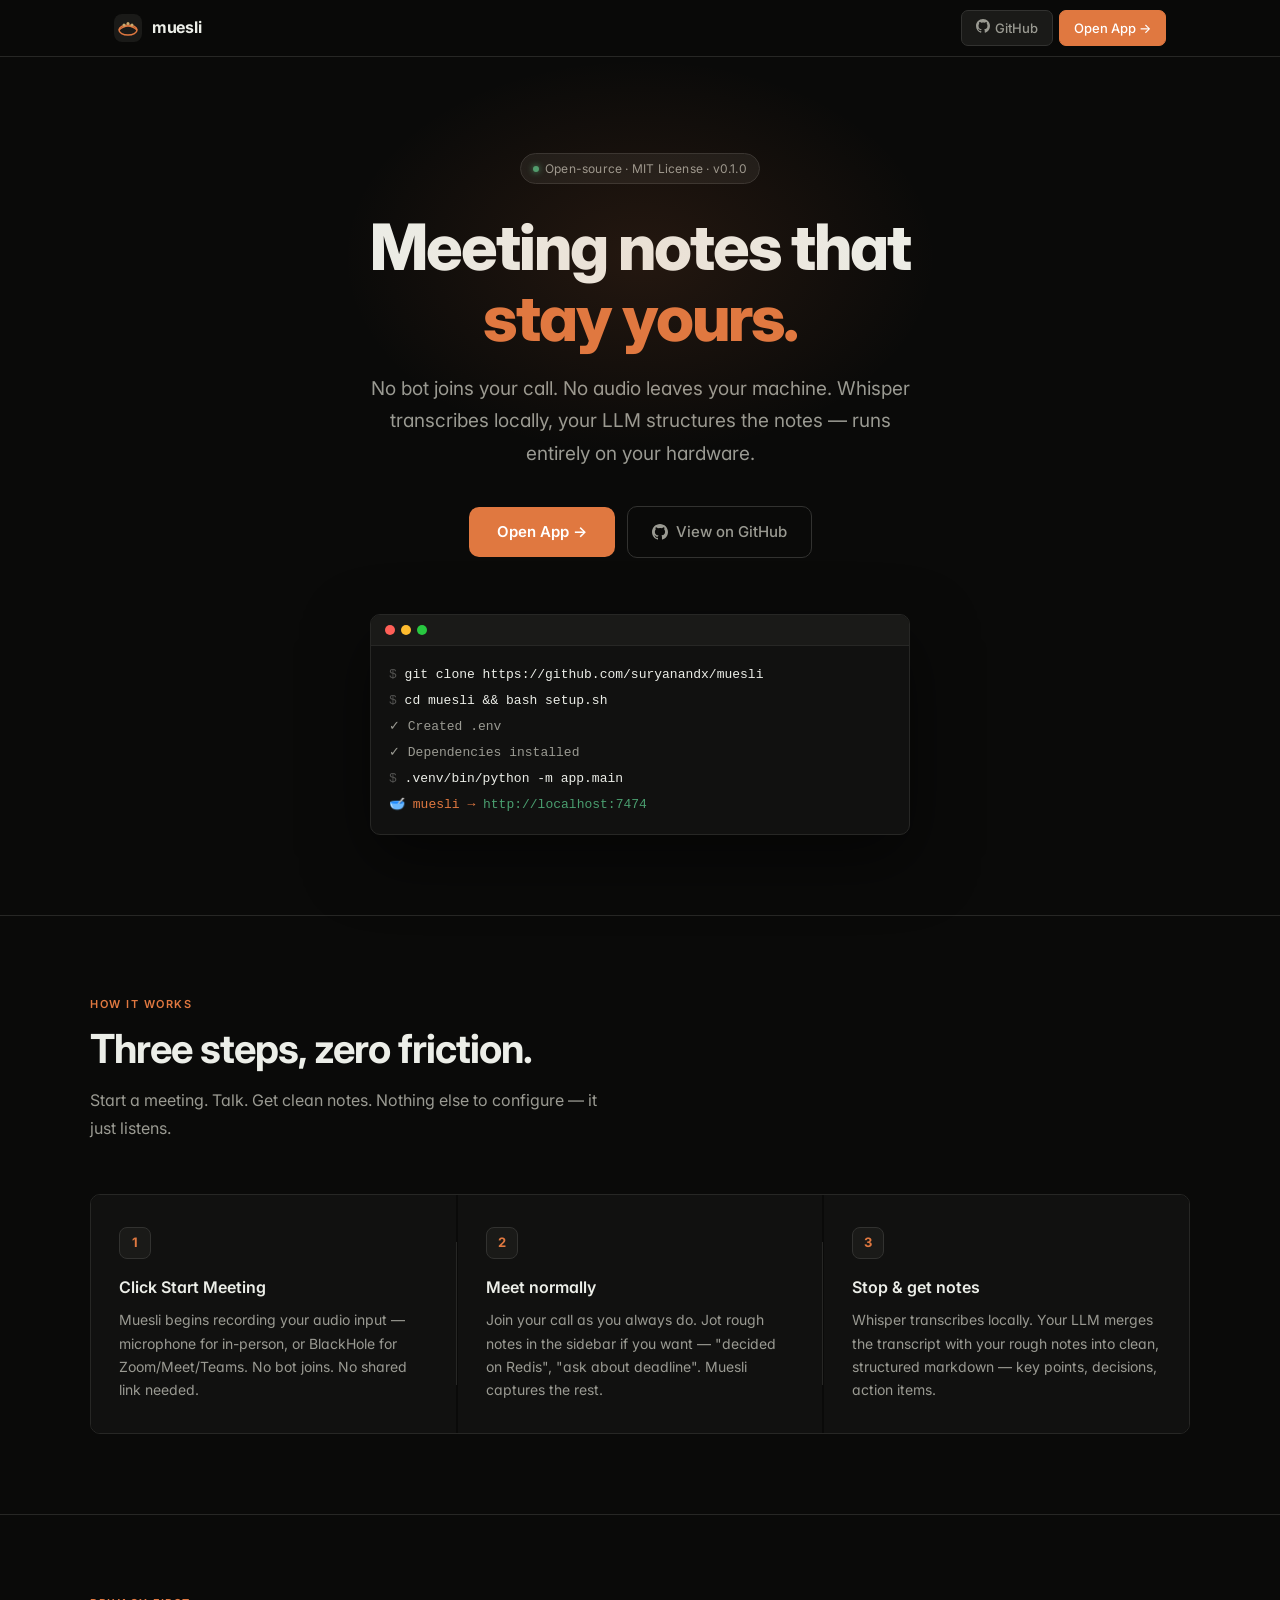
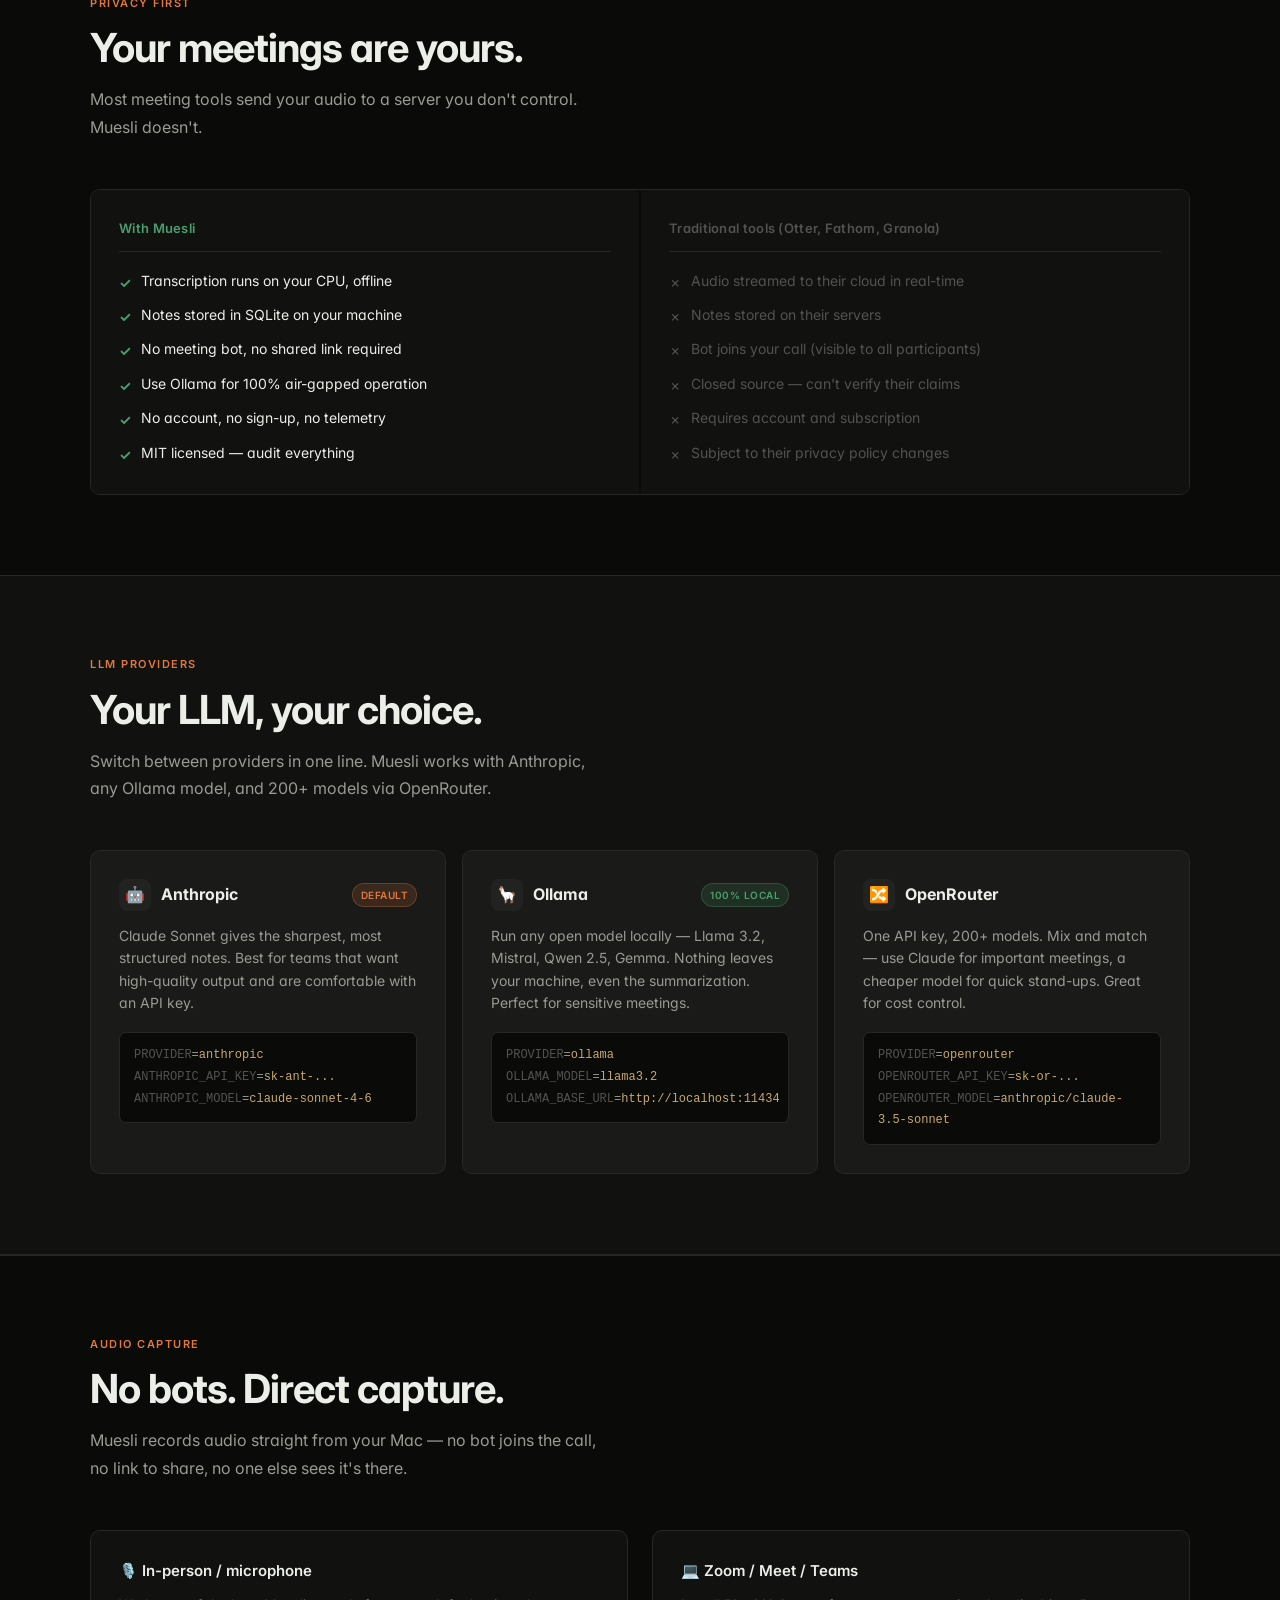
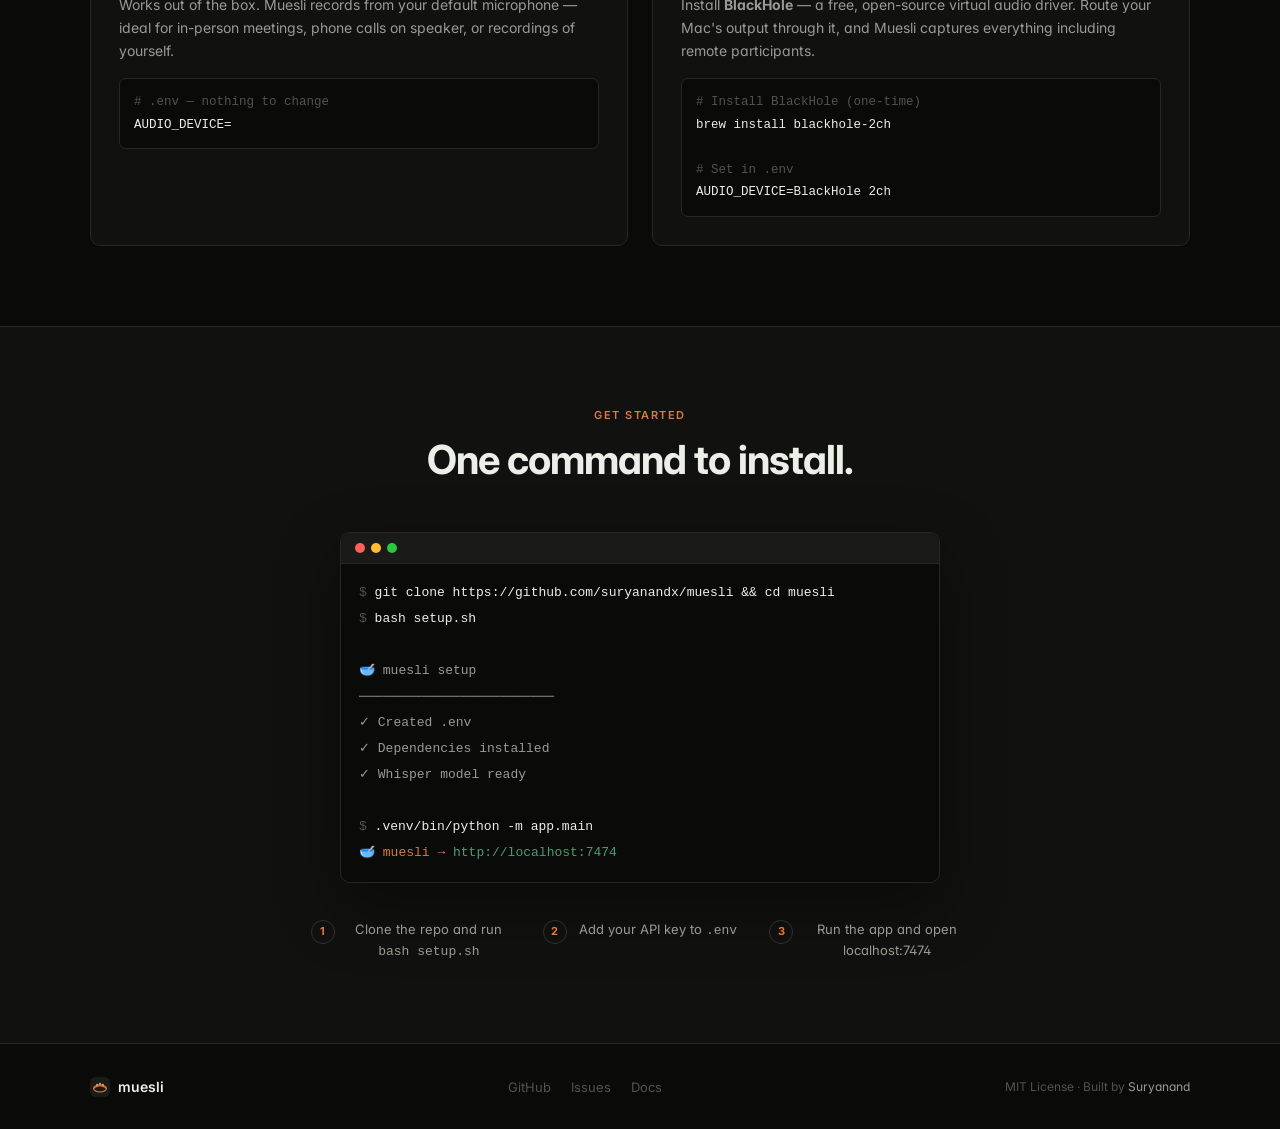
<file: static/landing.html>
<!DOCTYPE html>
<html lang="en">
<head>
  <meta charset="UTF-8" />
  <meta name="viewport" content="width=device-width, initial-scale=1.0" />
  <title>Muesli — Meeting notes that stay yours</title>
  <meta name="description" content="Open-source meeting notes. No bots join your calls. No audio leaves your machine. Powered by Whisper + your choice of LLM." />
  <link rel="preconnect" href="https://fonts.googleapis.com" />
  <link rel="preconnect" href="https://fonts.gstatic.com" crossorigin />
  <link href="https://fonts.googleapis.com/css2?family=Inter:ital,opsz,wght@0,14..32,400;0,14..32,500;0,14..32,600;0,14..32,700;0,14..32,800;1,14..32,400&display=swap" rel="stylesheet" />
  <style>
    *, *::before, *::after { box-sizing: border-box; margin: 0; padding: 0; }

    :root {
      --bg:       #0A0A09;
      --bg2:      #111110;
      --bg3:      #1A1A18;
      --bg4:      #222220;
      --border:   #272725;
      --border2:  #323230;
      --text:     #ECEEE8;
      --text2:    #9A9A92;
      --text3:    #525250;
      --accent:   #E07840;
      --accent2:  #B85E2A;
      --gold:     #C8A96E;
      --green:    #4A9E6F;
      --r:        10px;
      --max:      1100px;
    }

    html { scroll-behavior: smooth; }
    body {
      background: var(--bg);
      color: var(--text);
      font-family: 'Inter', -apple-system, BlinkMacSystemFont, "Segoe UI", sans-serif;
      font-size: 15px;
      line-height: 1.6;
      -webkit-font-smoothing: antialiased;
      -moz-osx-font-smoothing: grayscale;
      font-feature-settings: 'cv02','cv03','cv04','cv11';
    }

    a { color: inherit; text-decoration: none; }

    /* ── Nav ──────────────────────────────────────────────────────── */
    nav {
      position: sticky; top: 0; z-index: 100;
      background: rgba(10,10,9,0.85);
      backdrop-filter: blur(12px);
      -webkit-backdrop-filter: blur(12px);
      border-bottom: 1px solid var(--border);
    }
    .nav-inner {
      max-width: var(--max);
      margin: 0 auto;
      padding: 0 24px;
      height: 56px;
      display: flex;
      align-items: center;
      justify-content: space-between;
    }
    .nav-logo {
      display: flex; align-items: center; gap: 10px;
      font-size: 16px; font-weight: 700; letter-spacing: -0.3px;
    }
    .nav-logo svg { width: 28px; height: 28px; }
    .nav-links { display: flex; align-items: center; gap: 6px; }
    .btn-nav {
      padding: 7px 14px;
      border-radius: 7px;
      border: 1px solid var(--border2);
      background: var(--bg3);
      color: var(--text2);
      font-size: 13px;
      font-weight: 500;
      cursor: pointer;
      transition: all 0.15s;
    }
    .btn-nav:hover { background: var(--bg4); color: var(--text); }
    .btn-nav-primary {
      background: var(--accent);
      color: #fff;
      border-color: var(--accent);
    }
    .btn-nav-primary:hover { background: #e88848; border-color: #e88848; color: #fff; }

    /* ── Hero ─────────────────────────────────────────────────────── */
    .hero {
      max-width: var(--max);
      margin: 0 auto;
      padding: 96px 24px 80px;
      text-align: center;
      position: relative;
    }
    .hero::before {
      content: "";
      position: absolute;
      top: 0; left: 50%; transform: translateX(-50%);
      width: 600px; height: 400px;
      background: radial-gradient(ellipse at center, rgba(224,120,64,0.12) 0%, transparent 70%);
      pointer-events: none;
    }
    .hero-badge {
      display: inline-flex; align-items: center; gap: 6px;
      padding: 5px 12px;
      border-radius: 20px;
      border: 1px solid var(--border2);
      background: var(--bg3);
      font-size: 12px;
      color: var(--text2);
      margin-bottom: 28px;
      letter-spacing: 0.2px;
    }
    .hero-badge .dot {
      width: 6px; height: 6px;
      border-radius: 50%;
      background: var(--green);
      box-shadow: 0 0 6px var(--green);
    }
    .hero h1 {
      font-size: clamp(36px, 6vw, 64px);
      font-weight: 800;
      letter-spacing: -2px;
      line-height: 1.1;
      color: var(--text);
      margin-bottom: 20px;
    }
    .hero h1 span { color: var(--accent); }
    .hero p {
      font-size: clamp(16px, 2vw, 19px);
      color: var(--text2);
      max-width: 560px;
      margin: 0 auto 36px;
      line-height: 1.7;
    }
    .hero-ctas {
      display: flex; align-items: center; justify-content: center;
      gap: 12px; flex-wrap: wrap;
      margin-bottom: 56px;
    }
    .btn-primary {
      padding: 13px 28px;
      border-radius: var(--r);
      background: var(--accent);
      color: #fff;
      font-size: 15px;
      font-weight: 600;
      border: none;
      cursor: pointer;
      transition: background 0.15s, transform 0.1s;
      display: inline-flex; align-items: center; gap: 8px;
    }
    .btn-primary:hover { background: #e88848; }
    .btn-secondary {
      padding: 13px 24px;
      border-radius: var(--r);
      border: 1px solid var(--border2);
      background: transparent;
      color: var(--text2);
      font-size: 15px;
      font-weight: 500;
      cursor: pointer;
      transition: all 0.15s;
      display: inline-flex; align-items: center; gap: 8px;
    }
    .btn-secondary:hover { background: var(--bg3); color: var(--text); }

    /* Terminal */
    .terminal {
      max-width: 540px;
      margin: 0 auto;
      background: var(--bg2);
      border: 1px solid var(--border);
      border-radius: var(--r);
      overflow: hidden;
      text-align: left;
      box-shadow: 0 24px 64px rgba(0,0,0,0.5);
    }
    .terminal-bar {
      padding: 10px 14px;
      background: var(--bg3);
      border-bottom: 1px solid var(--border);
      display: flex;
      align-items: center;
      gap: 6px;
    }
    .terminal-bar span {
      width: 10px; height: 10px;
      border-radius: 50%;
      display: inline-block;
    }
    .t-red   { background: #FF5F57; }
    .t-yellow{ background: #FEBC2E; }
    .t-green { background: #28C840; }
    .terminal-body { padding: 16px 18px; font-family: "Menlo", "Monaco", monospace; font-size: 13px; line-height: 2; }
    .t-prompt { color: var(--text3); }
    .t-cmd    { color: var(--text); }
    .t-out    { color: var(--text2); }
    .t-accent { color: var(--accent); }
    .t-green2 { color: var(--green); }

    /* ── Section shell ────────────────────────────────────────────── */
    section { padding: 80px 24px; }
    .section-inner { max-width: var(--max); margin: 0 auto; }
    .section-label {
      font-size: 11px;
      text-transform: uppercase;
      letter-spacing: 1.5px;
      color: var(--accent);
      font-weight: 600;
      margin-bottom: 12px;
    }
    .section-title {
      font-size: clamp(26px, 4vw, 40px);
      font-weight: 700;
      letter-spacing: -1px;
      color: var(--text);
      margin-bottom: 14px;
      line-height: 1.2;
    }
    .section-sub {
      font-size: 16px;
      color: var(--text2);
      max-width: 520px;
      line-height: 1.7;
    }

    /* ── How it works ─────────────────────────────────────────────── */
    #how { background: var(--bg); border-top: 1px solid var(--border); }
    .steps {
      display: grid;
      grid-template-columns: repeat(auto-fit, minmax(280px, 1fr));
      gap: 2px;
      margin-top: 52px;
      border: 1px solid var(--border);
      border-radius: var(--r);
      overflow: hidden;
    }
    .step {
      background: var(--bg2);
      padding: 32px 28px;
      position: relative;
    }
    .step:not(:last-child)::after {
      content: "";
      position: absolute;
      right: -1px; top: 20%; bottom: 20%;
      width: 1px;
      background: var(--border);
    }
    .step-num {
      width: 32px; height: 32px;
      border-radius: 8px;
      background: var(--bg3);
      border: 1px solid var(--border2);
      display: flex; align-items: center; justify-content: center;
      font-size: 13px;
      font-weight: 700;
      color: var(--accent);
      margin-bottom: 16px;
    }
    .step h3 {
      font-size: 16px;
      font-weight: 600;
      color: var(--text);
      margin-bottom: 8px;
    }
    .step p { font-size: 14px; color: var(--text2); line-height: 1.65; }

    /* ── Privacy ──────────────────────────────────────────────────── */
    #privacy { border-top: 1px solid var(--border); }
    .privacy-grid {
      display: grid;
      grid-template-columns: 1fr 1fr;
      gap: 2px;
      margin-top: 48px;
      border: 1px solid var(--border);
      border-radius: var(--r);
      overflow: hidden;
    }
    @media (max-width: 640px) { .privacy-grid { grid-template-columns: 1fr; } }
    .privacy-col { background: var(--bg2); padding: 28px; }
    .privacy-col h4 {
      font-size: 13px;
      font-weight: 600;
      letter-spacing: 0.3px;
      margin-bottom: 18px;
      padding-bottom: 12px;
      border-bottom: 1px solid var(--border);
    }
    .privacy-col.good h4 { color: var(--green); }
    .privacy-col.bad  h4 { color: var(--text3); }
    .privacy-col ul { list-style: none; display: flex; flex-direction: column; gap: 10px; }
    .privacy-col li { font-size: 14px; display: flex; align-items: flex-start; gap: 10px; }
    .privacy-col li::before { flex-shrink: 0; margin-top: 2px; }
    .good li::before { content: "✓"; color: var(--green); font-weight: 700; }
    .bad  li::before { content: "✗"; color: var(--text3); }
    .bad li { color: var(--text3); }

    /* ── Providers ────────────────────────────────────────────────── */
    #providers { background: var(--bg2); border-top: 1px solid var(--border); border-bottom: 1px solid var(--border); }
    .provider-cards {
      display: grid;
      grid-template-columns: repeat(auto-fit, minmax(300px, 1fr));
      gap: 16px;
      margin-top: 48px;
    }
    .provider-card {
      background: var(--bg3);
      border: 1px solid var(--border);
      border-radius: var(--r);
      padding: 28px;
      transition: border-color 0.15s;
    }
    .provider-card:hover { border-color: var(--border2); }
    .provider-card.featured { border-color: var(--accent2); }
    .provider-header {
      display: flex; align-items: center; justify-content: space-between;
      margin-bottom: 14px;
    }
    .provider-name {
      font-size: 16px; font-weight: 700;
      display: flex; align-items: center; gap: 10px;
    }
    .provider-logo {
      width: 32px; height: 32px; border-radius: 8px;
      display: flex; align-items: center; justify-content: center;
      font-size: 16px;
      background: var(--bg4);
    }
    .badge-local {
      font-size: 10px; font-weight: 600;
      padding: 3px 8px; border-radius: 20px;
      background: rgba(74,158,111,0.15);
      color: var(--green);
      border: 1px solid rgba(74,158,111,0.3);
      letter-spacing: 0.5px;
      text-transform: uppercase;
    }
    .badge-featured {
      font-size: 10px; font-weight: 600;
      padding: 3px 8px; border-radius: 20px;
      background: rgba(224,120,64,0.15);
      color: var(--accent);
      border: 1px solid rgba(224,120,64,0.3);
      letter-spacing: 0.5px;
      text-transform: uppercase;
    }
    .provider-desc { font-size: 14px; color: var(--text2); line-height: 1.6; margin-bottom: 18px; }
    .provider-code {
      background: var(--bg);
      border: 1px solid var(--border);
      border-radius: 7px;
      padding: 12px 14px;
      font-family: "Menlo", "Monaco", monospace;
      font-size: 12px;
      color: var(--text2);
      line-height: 1.8;
    }
    .provider-code .k { color: var(--text3); }
    .provider-code .v { color: var(--gold); }

    /* ── Audio setup ──────────────────────────────────────────────── */
    #audio { border-top: 1px solid var(--border); }
    .audio-grid {
      display: grid;
      grid-template-columns: 1fr 1fr;
      gap: 24px;
      margin-top: 48px;
    }
    @media (max-width: 700px) { .audio-grid { grid-template-columns: 1fr; } }
    .audio-card {
      background: var(--bg2);
      border: 1px solid var(--border);
      border-radius: var(--r);
      padding: 28px;
    }
    .audio-card h3 {
      font-size: 15px; font-weight: 600;
      margin-bottom: 10px;
      display: flex; align-items: center; gap: 8px;
    }
    .audio-card p { font-size: 14px; color: var(--text2); line-height: 1.65; margin-bottom: 16px; }
    .code-block {
      background: var(--bg);
      border: 1px solid var(--border);
      border-radius: 7px;
      padding: 12px 14px;
      font-family: "Menlo", "Monaco", monospace;
      font-size: 12.5px;
      color: var(--text2);
      line-height: 1.8;
    }
    .code-block .comment { color: var(--text3); }
    .code-block .cmd { color: var(--text); }

    /* ── Install ──────────────────────────────────────────────────── */
    #install { background: var(--bg2); border-top: 1px solid var(--border); text-align: center; }
    .install-terminal {
      max-width: 600px;
      margin: 48px auto 36px;
      background: var(--bg);
      border: 1px solid var(--border);
      border-radius: var(--r);
      overflow: hidden;
      text-align: left;
      box-shadow: 0 24px 64px rgba(0,0,0,0.4);
    }
    .install-steps {
      display: flex;
      gap: 32px;
      justify-content: center;
      flex-wrap: wrap;
      margin-top: 24px;
    }
    .install-step {
      display: flex; align-items: flex-start; gap: 12px;
      max-width: 200px;
    }
    .install-num {
      width: 24px; height: 24px; min-width: 24px;
      border-radius: 50%;
      border: 1px solid var(--border2);
      display: flex; align-items: center; justify-content: center;
      font-size: 11px; font-weight: 700;
      color: var(--accent);
      margin-top: 1px;
    }
    .install-step p { font-size: 13px; color: var(--text2); line-height: 1.6; }

    /* ── Footer ───────────────────────────────────────────────────── */
    footer {
      border-top: 1px solid var(--border);
      padding: 32px 24px;
    }
    .footer-inner {
      max-width: var(--max); margin: 0 auto;
      display: flex; align-items: center; justify-content: space-between;
      flex-wrap: wrap; gap: 12px;
    }
    .footer-logo { display: flex; align-items: center; gap: 8px; font-size: 14px; font-weight: 600; }
    .footer-logo svg { width: 20px; height: 20px; }
    .footer-links { display: flex; gap: 20px; }
    .footer-links a { font-size: 13px; color: var(--text3); transition: color 0.15s; }
    .footer-links a:hover { color: var(--text2); }
    .footer-copy { font-size: 12px; color: var(--text3); }
  </style>
</head>
<body>

<!-- Nav -->
<nav>
  <div class="nav-inner">
    <a href="/" class="nav-logo">
      <svg viewBox="0 0 28 28" fill="none" xmlns="http://www.w3.org/2000/svg">
        <rect width="28" height="28" rx="8" fill="#1A1A18"/>
        <ellipse cx="14" cy="16" rx="9" ry="5" stroke="#E07840" stroke-width="1.5"/>
        <path d="M5 16 Q14 8 23 16" stroke="#E07840" stroke-width="1.5" fill="none"/>
        <circle cx="10" cy="11" r="1.5" fill="#C8A96E"/>
        <circle cx="14" cy="9.5" r="1.5" fill="#C8A96E"/>
        <circle cx="18" cy="11" r="1.5" fill="#C8A96E"/>
      </svg>
      muesli
    </a>
    <div class="nav-links">
      <a href="https://github.com/suryanandx/muesli" class="btn-nav" target="_blank">
        <svg width="14" height="14" viewBox="0 0 24 24" fill="currentColor" style="margin-right:2px"><path d="M12 0C5.37 0 0 5.37 0 12c0 5.3 3.44 9.8 8.2 11.38.6.1.82-.26.82-.58v-2.03c-3.34.72-4.04-1.61-4.04-1.61-.54-1.38-1.33-1.75-1.33-1.75-1.08-.74.08-.72.08-.72 1.2.08 1.83 1.23 1.83 1.23 1.07 1.83 2.8 1.3 3.48 1 .11-.78.42-1.3.76-1.6-2.67-.3-5.47-1.33-5.47-5.93 0-1.31.47-2.38 1.24-3.22-.14-.3-.54-1.52.1-3.18 0 0 1-.32 3.3 1.23a11.5 11.5 0 0 1 3-.4c1.02 0 2.04.13 3 .4 2.28-1.55 3.29-1.23 3.29-1.23.64 1.66.24 2.88.12 3.18.77.84 1.23 1.91 1.23 3.22 0 4.61-2.81 5.63-5.48 5.92.43.37.81 1.1.81 2.22v3.29c0 .32.22.7.83.58C20.57 21.8 24 17.3 24 12 24 5.37 18.63 0 12 0z"/></svg>
        GitHub
      </a>
      <a href="/app" class="btn-nav btn-nav-primary">Open App →</a>
    </div>
  </div>
</nav>

<!-- Hero -->
<div class="hero">
  <div class="hero-badge">
    <span class="dot"></span>
    Open-source · MIT License · v0.1.0
  </div>
  <h1>Meeting notes that<br><span>stay yours.</span></h1>
  <p>No bot joins your call. No audio leaves your machine. Whisper transcribes locally, your LLM structures the notes — runs entirely on your hardware.</p>
  <div class="hero-ctas">
    <a href="/app" class="btn-primary">Open App →</a>
    <a href="https://github.com/suryanandx/muesli" class="btn-secondary" target="_blank">
      <svg width="16" height="16" viewBox="0 0 24 24" fill="currentColor"><path d="M12 0C5.37 0 0 5.37 0 12c0 5.3 3.44 9.8 8.2 11.38.6.1.82-.26.82-.58v-2.03c-3.34.72-4.04-1.61-4.04-1.61-.54-1.38-1.33-1.75-1.33-1.75-1.08-.74.08-.72.08-.72 1.2.08 1.83 1.23 1.83 1.23 1.07 1.83 2.8 1.3 3.48 1 .11-.78.42-1.3.76-1.6-2.67-.3-5.47-1.33-5.47-5.93 0-1.31.47-2.38 1.24-3.22-.14-.3-.54-1.52.1-3.18 0 0 1-.32 3.3 1.23a11.5 11.5 0 0 1 3-.4c1.02 0 2.04.13 3 .4 2.28-1.55 3.29-1.23 3.29-1.23.64 1.66.24 2.88.12 3.18.77.84 1.23 1.91 1.23 3.22 0 4.61-2.81 5.63-5.48 5.92.43.37.81 1.1.81 2.22v3.29c0 .32.22.7.83.58C20.57 21.8 24 17.3 24 12 24 5.37 18.63 0 12 0z"/></svg>
      View on GitHub
    </a>
  </div>
  <div class="terminal">
    <div class="terminal-bar">
      <span class="t-red"></span><span class="t-yellow"></span><span class="t-green"></span>
    </div>
    <div class="terminal-body">
      <div><span class="t-prompt">$ </span><span class="t-cmd">git clone https://github.com/suryanandx/muesli</span></div>
      <div><span class="t-prompt">$ </span><span class="t-cmd">cd muesli && bash setup.sh</span></div>
      <div class="t-out">  ✓ Created .env</div>
      <div class="t-out">  ✓ Dependencies installed</div>
      <div><span class="t-prompt">$ </span><span class="t-cmd">.venv/bin/python -m app.main</span></div>
      <div><span class="t-accent">  🥣 muesli  →  </span><span class="t-green2">http://localhost:7474</span></div>
    </div>
  </div>
</div>

<!-- How it works -->
<section id="how">
  <div class="section-inner">
    <div class="section-label">How it works</div>
    <div class="section-title">Three steps, zero friction.</div>
    <div class="section-sub">Start a meeting. Talk. Get clean notes. Nothing else to configure — it just listens.</div>
    <div class="steps">
      <div class="step">
        <div class="step-num">1</div>
        <h3>Click Start Meeting</h3>
        <p>Muesli begins recording your audio input — microphone for in-person, or BlackHole for Zoom/Meet/Teams. No bot joins. No shared link needed.</p>
      </div>
      <div class="step">
        <div class="step-num">2</div>
        <h3>Meet normally</h3>
        <p>Join your call as you always do. Jot rough notes in the sidebar if you want — "decided on Redis", "ask about deadline". Muesli captures the rest.</p>
      </div>
      <div class="step">
        <div class="step-num">3</div>
        <h3>Stop &amp; get notes</h3>
        <p>Whisper transcribes locally. Your LLM merges the transcript with your rough notes into clean, structured markdown — key points, decisions, action items.</p>
      </div>
    </div>
  </div>
</section>

<!-- Privacy -->
<section id="privacy">
  <div class="section-inner">
    <div class="section-label">Privacy first</div>
    <div class="section-title">Your meetings are yours.</div>
    <div class="section-sub">Most meeting tools send your audio to a server you don't control. Muesli doesn't.</div>
    <div class="privacy-grid">
      <div class="privacy-col good">
        <h4>With Muesli</h4>
        <ul>
          <li>Transcription runs on your CPU, offline</li>
          <li>Notes stored in SQLite on your machine</li>
          <li>No meeting bot, no shared link required</li>
          <li>Use Ollama for 100% air-gapped operation</li>
          <li>No account, no sign-up, no telemetry</li>
          <li>MIT licensed — audit everything</li>
        </ul>
      </div>
      <div class="privacy-col bad">
        <h4>Traditional tools (Otter, Fathom, Granola)</h4>
        <ul>
          <li>Audio streamed to their cloud in real-time</li>
          <li>Notes stored on their servers</li>
          <li>Bot joins your call (visible to all participants)</li>
          <li>Closed source — can't verify their claims</li>
          <li>Requires account and subscription</li>
          <li>Subject to their privacy policy changes</li>
        </ul>
      </div>
    </div>
  </div>
</section>

<!-- Providers -->
<section id="providers">
  <div class="section-inner">
    <div class="section-label">LLM Providers</div>
    <div class="section-title">Your LLM, your choice.</div>
    <div class="section-sub">Switch between providers in one line. Muesli works with Anthropic, any Ollama model, and 200+ models via OpenRouter.</div>
    <div class="provider-cards">

      <div class="provider-card">
        <div class="provider-header">
          <div class="provider-name">
            <div class="provider-logo">🤖</div>
            Anthropic
          </div>
          <span class="badge-featured">Default</span>
        </div>
        <div class="provider-desc">Claude Sonnet gives the sharpest, most structured notes. Best for teams that want high-quality output and are comfortable with an API key.</div>
        <div class="provider-code">
          <span class="k">PROVIDER</span>=<span class="v">anthropic</span><br>
          <span class="k">ANTHROPIC_API_KEY</span>=<span class="v">sk-ant-...</span><br>
          <span class="k">ANTHROPIC_MODEL</span>=<span class="v">claude-sonnet-4-6</span>
        </div>
      </div>

      <div class="provider-card">
        <div class="provider-header">
          <div class="provider-name">
            <div class="provider-logo">🦙</div>
            Ollama
          </div>
          <span class="badge-local">100% Local</span>
        </div>
        <div class="provider-desc">Run any open model locally — Llama 3.2, Mistral, Qwen 2.5, Gemma. Nothing leaves your machine, even the summarization. Perfect for sensitive meetings.</div>
        <div class="provider-code">
          <span class="k">PROVIDER</span>=<span class="v">ollama</span><br>
          <span class="k">OLLAMA_MODEL</span>=<span class="v">llama3.2</span><br>
          <span class="k">OLLAMA_BASE_URL</span>=<span class="v">http://localhost:11434</span>
        </div>
      </div>

      <div class="provider-card">
        <div class="provider-header">
          <div class="provider-name">
            <div class="provider-logo">🔀</div>
            OpenRouter
          </div>
        </div>
        <div class="provider-desc">One API key, 200+ models. Mix and match — use Claude for important meetings, a cheaper model for quick stand-ups. Great for cost control.</div>
        <div class="provider-code">
          <span class="k">PROVIDER</span>=<span class="v">openrouter</span><br>
          <span class="k">OPENROUTER_API_KEY</span>=<span class="v">sk-or-...</span><br>
          <span class="k">OPENROUTER_MODEL</span>=<span class="v">anthropic/claude-3.5-sonnet</span>
        </div>
      </div>

    </div>
  </div>
</section>

<!-- Audio Setup -->
<section id="audio">
  <div class="section-inner">
    <div class="section-label">Audio capture</div>
    <div class="section-title">No bots. Direct capture.</div>
    <div class="section-sub">Muesli records audio straight from your Mac — no bot joins the call, no link to share, no one else sees it's there.</div>
    <div class="audio-grid">
      <div class="audio-card">
        <h3>🎙️ In-person / microphone</h3>
        <p>Works out of the box. Muesli records from your default microphone — ideal for in-person meetings, phone calls on speaker, or recordings of yourself.</p>
        <div class="code-block"><span class="comment"># .env — nothing to change</span><br><span class="cmd">AUDIO_DEVICE=</span></div>
      </div>
      <div class="audio-card">
        <h3>💻 Zoom / Meet / Teams</h3>
        <p>Install <strong>BlackHole</strong> — a free, open-source virtual audio driver. Route your Mac's output through it, and Muesli captures everything including remote participants.</p>
        <div class="code-block">
          <span class="comment"># Install BlackHole (one-time)</span><br>
          <span class="cmd">brew install blackhole-2ch</span><br><br>
          <span class="comment"># Set in .env</span><br>
          <span class="cmd">AUDIO_DEVICE=BlackHole 2ch</span>
        </div>
      </div>
    </div>
  </div>
</section>

<!-- Install -->
<section id="install">
  <div class="section-inner">
    <div class="section-label">Get started</div>
    <div class="section-title">One command to install.</div>
    <div class="install-terminal">
      <div class="terminal-bar">
        <span class="t-red"></span><span class="t-yellow"></span><span class="t-green"></span>
      </div>
      <div class="terminal-body">
        <div><span class="t-prompt">$ </span><span class="t-cmd">git clone https://github.com/suryanandx/muesli && cd muesli</span></div>
        <div><span class="t-prompt">$ </span><span class="t-cmd">bash setup.sh</span></div>
        <div class="t-out">&nbsp;</div>
        <div class="t-out">  🥣 muesli setup</div>
        <div class="t-out">  ─────────────────────────</div>
        <div class="t-out">  ✓ Created .env</div>
        <div class="t-out">  ✓ Dependencies installed</div>
        <div class="t-out">  ✓ Whisper model ready</div>
        <div class="t-out">&nbsp;</div>
        <div><span class="t-prompt">$ </span><span class="t-cmd">.venv/bin/python -m app.main</span></div>
        <div><span class="t-accent">  🥣 muesli  →  </span><span class="t-green2">http://localhost:7474</span></div>
      </div>
    </div>
    <div class="install-steps">
      <div class="install-step"><div class="install-num">1</div><p>Clone the repo and run <code>bash setup.sh</code></p></div>
      <div class="install-step"><div class="install-num">2</div><p>Add your API key to <code>.env</code></p></div>
      <div class="install-step"><div class="install-num">3</div><p>Run the app and open localhost:7474</p></div>
    </div>
  </div>
</section>

<!-- Footer -->
<footer>
  <div class="footer-inner">
    <div class="footer-logo">
      <svg viewBox="0 0 28 28" fill="none" xmlns="http://www.w3.org/2000/svg">
        <rect width="28" height="28" rx="8" fill="#1A1A18"/>
        <ellipse cx="14" cy="16" rx="9" ry="5" stroke="#E07840" stroke-width="1.5"/>
        <path d="M5 16 Q14 8 23 16" stroke="#E07840" stroke-width="1.5" fill="none"/>
        <circle cx="10" cy="11" r="1.5" fill="#C8A96E"/>
        <circle cx="14" cy="9.5" r="1.5" fill="#C8A96E"/>
        <circle cx="18" cy="11" r="1.5" fill="#C8A96E"/>
      </svg>
      muesli
    </div>
    <div class="footer-links">
      <a href="https://github.com/suryanandx/muesli" target="_blank">GitHub</a>
      <a href="https://github.com/suryanandx/muesli/issues" target="_blank">Issues</a>
      <a href="https://github.com/suryanandx/muesli/blob/main/README.md" target="_blank">Docs</a>
    </div>
    <div class="footer-copy">MIT License · Built by <a href="https://suryanand.com" target="_blank" style="color:var(--text2);text-decoration:none;">Suryanand</a></div>
  </div>
</footer>

</body>
</html>
</file>
